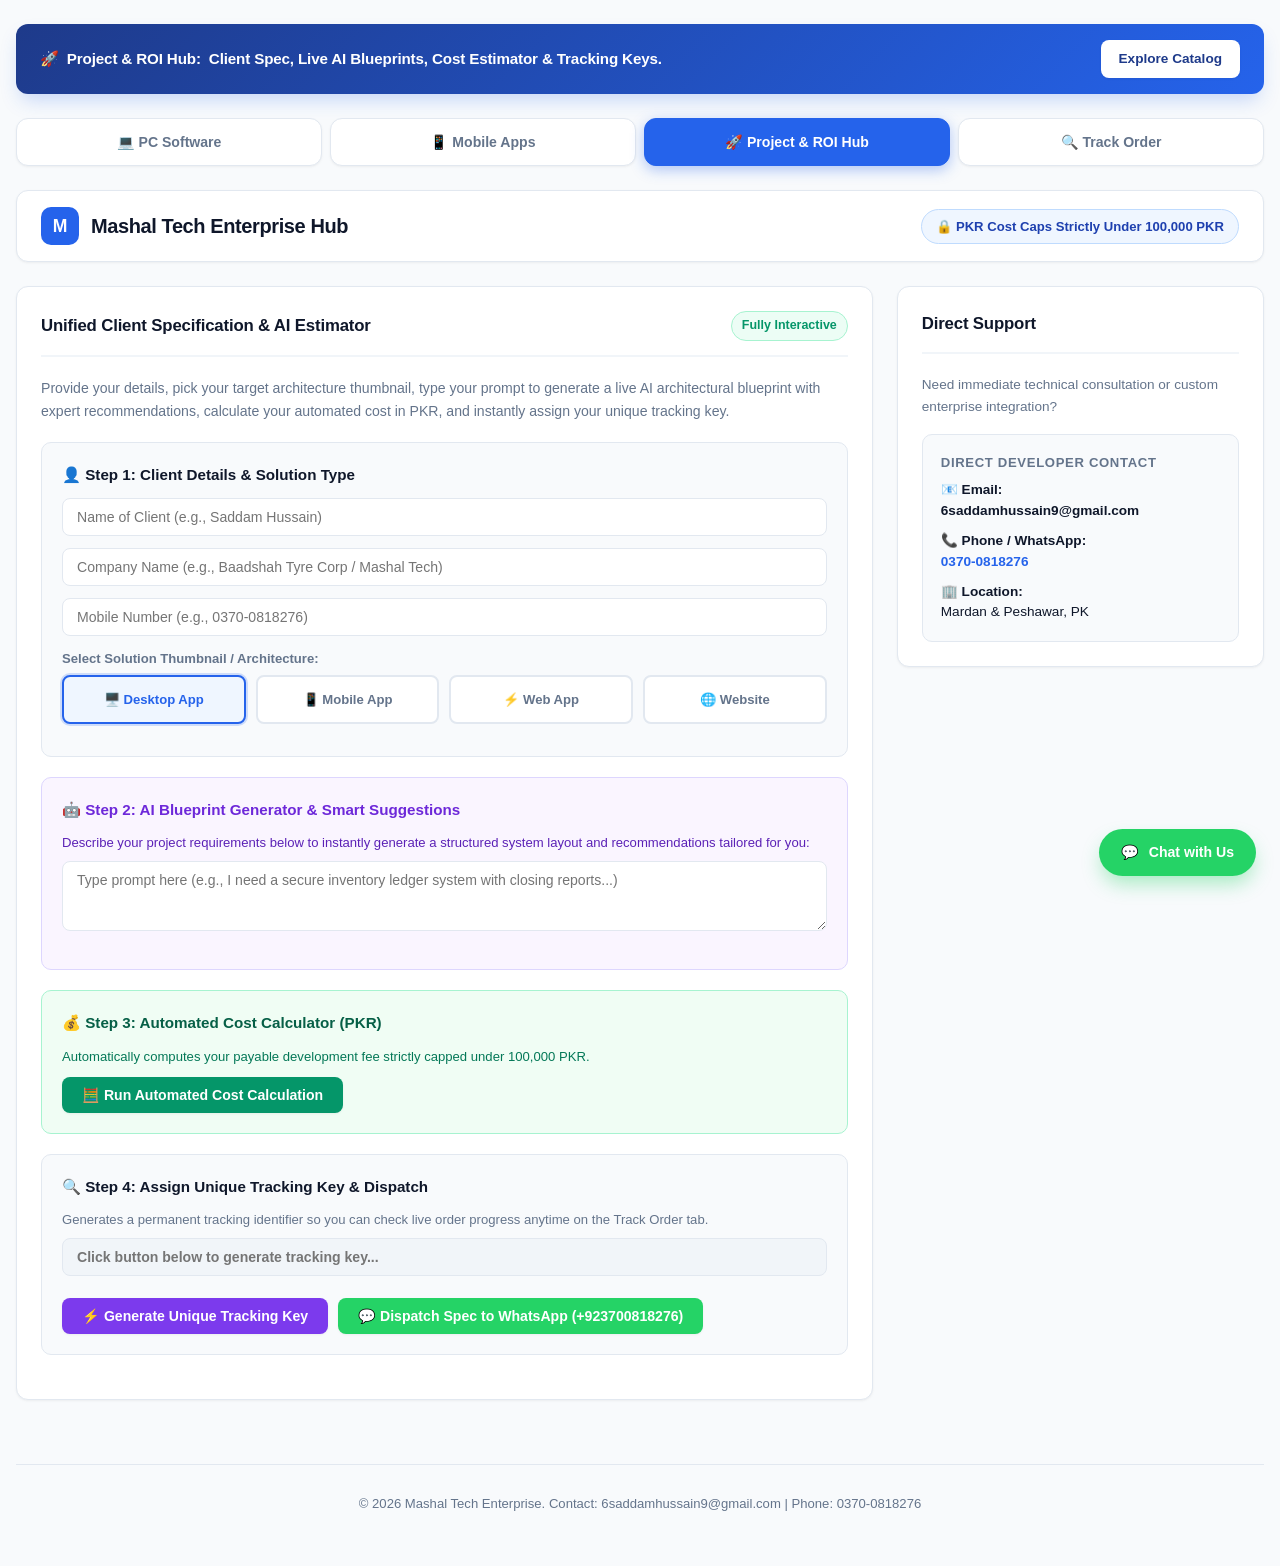
<file: contact.html>
<!DOCTYPE html>
<html lang="en">
<head>
    <meta charset="UTF-8">
    <meta name="viewport" content="width=device-width, initial-scale=1.0">
    <title>Mashal Tech — Unified Project Wizard, AI Blueprint & ROI Hub</title>
    <style>
        :root {
            --bg: #f8fafc;
            --surface: #ffffff;
            --border: #e2e8f0;
            --text-main: #0f172a;
            --text-muted: #64748b;
            --primary: #2563eb;
            --primary-hover: #1d4ed8;
            --ai-accent: #7c3aed;
            --roi-accent: #059669;
            --radius: 12px;
            --shadow-sm: 0 1px 3px rgba(0,0,0,0.04), 0 1px 2px rgba(0,0,0,0.02);
            --shadow-md: 0 4px 6px -1px rgba(0,0,0,0.05), 0 2px 4px -1px rgba(0,0,0,0.03);
            --shadow-lg: 0 10px 15px -3px rgba(0,0,0,0.05), 0 4px 6px -2px rgba(0,0,0,0.025);
        }

        * { box-sizing: border-box; margin: 0; padding: 0; font-family: -apple-system, BlinkMacSystemFont, "Segoe UI", Roboto, Helvetica, Arial, sans-serif; }
        body { background-color: var(--bg); color: var(--text-main); line-height: 1.6; padding: 24px 16px; font-size: 14px; antialiased: true; }
        
        .container { max-width: 1280px; margin: 0 auto; }

        /* Hero Banner */
        .hero-banner {
            background: linear-gradient(135deg, #1e3a8a 0%, #2563eb 100%);
            color: #ffffff; padding: 16px 24px; border-radius: var(--radius);
            display: flex; justify-content: space-between; align-items: center; margin-bottom: 24px;
            box-shadow: 0 10px 20px -5px rgba(37, 99, 235, 0.25); flex-wrap: wrap; gap: 12px;
        }
        .hero-banner-title { font-size: 0.95rem; font-weight: 600; display: flex; align-items: center; gap: 8px; letter-spacing: -0.01em; }
        .hero-btn { background: #ffffff; color: #1e3a8a; padding: 8px 18px; border-radius: 8px; font-weight: 700; text-decoration: none; font-size: 0.85rem; transition: all 0.2s ease; box-shadow: var(--shadow-sm); }
        .hero-btn:hover { background: #f8fafc; transform: translateY(-1px); }

        /* Unified 4-Tab Navigation Bar */
        .nav-tabs { display: flex; gap: 8px; margin-bottom: 24px; flex-wrap: wrap; }
        .nav-tab {
            flex: 1; min-width: 140px; padding: 12px 16px; background: var(--surface); border: 1px solid var(--border);
            border-radius: var(--radius); font-size: 0.88rem; font-weight: 700; color: var(--text-muted);
            text-decoration: none; text-align: center; transition: all 0.2s ease; box-shadow: var(--shadow-sm);
        }
        .nav-tab:hover { color: var(--text-main); border-color: #cbd5e1; background: #ffffff; }
        .nav-tab.active { background: var(--primary); color: #ffffff; border-color: var(--primary); box-shadow: 0 4px 14px rgba(37, 99, 235, 0.35); }

        /* Site Header */
        .site-header {
            background: var(--surface); border: 1px solid var(--border); border-radius: var(--radius);
            padding: 16px 24px; display: flex; justify-content: space-between; align-items: center; margin-bottom: 24px;
            box-shadow: var(--shadow-sm); flex-wrap: wrap; gap: 16px;
        }
        .brand { font-size: 1.25rem; font-weight: 800; color: var(--text-main); text-decoration: none; display: flex; align-items: center; gap: 12px; letter-spacing: -0.02em; }
        .brand-badge { background: var(--primary); color: white; width: 38px; height: 38px; display: flex; align-items: center; justify-content: center; border-radius: 10px; font-weight: 800; font-size: 1.1rem; }

        /* Layout Grid */
        .layout-grid { display: grid; grid-template-columns: 2.8fr 1.2fr; gap: 24px; }
        @media (max-width: 900px) { .layout-grid { grid-template-columns: 1fr; } }

        /* Card Sections */
        .card { background: var(--surface); border: 1px solid var(--border); border-radius: var(--radius); padding: 24px; margin-bottom: 24px; box-shadow: var(--shadow-sm); }
        .card-header { border-bottom: 2px solid #f1f5f9; padding-bottom: 14px; margin-bottom: 20px; display: flex; justify-content: space-between; align-items: center; flex-wrap: wrap; gap: 8px; }
        .card-header h2 { font-size: 1.05rem; font-weight: 700; color: var(--text-main); letter-spacing: -0.01em; }

        /* Wizard Step Elements */
        .wizard-step { background: #f8fafc; border: 1px solid var(--border); border-radius: 10px; padding: 20px; margin-bottom: 20px; }
        .wizard-step h3 { font-size: 0.95rem; font-weight: 700; margin-bottom: 10px; color: var(--text-main); display: flex; align-items: center; gap: 6px; }
        .form-control { width: 100%; padding: 10px 14px; border: 1px solid var(--border); border-radius: 8px; font-size: 0.88rem; outline: none; background: #ffffff; color: var(--text-main); margin-bottom: 12px; transition: all 0.2s; }
        .form-control:focus { border-color: var(--primary); box-shadow: 0 0 0 3px rgba(37, 99, 235, 0.15); }

        /* Thumbnails Selector */
        .thumbnail-grid { display: grid; grid-template-columns: repeat(auto-fit, minmax(110px, 1fr)); gap: 10px; margin-bottom: 12px; }
        .thumb-option { background: #ffffff; border: 2px solid var(--border); border-radius: 8px; padding: 12px 8px; text-align: center; cursor: pointer; transition: all 0.2s; font-size: 0.82rem; font-weight: 600; color: var(--text-muted); }
        .thumb-option:hover { border-color: #94a3b8; color: var(--text-main); }
        .thumb-option.selected { border-color: var(--primary); background: #eff6ff; color: var(--primary); box-shadow: 0 0 0 2px rgba(37, 99, 235, 0.2); }

        /* AI Blueprint Preview Box */
        .ai-preview-box { background: #f5f3ff; border: 1px solid #ddd6fe; border-radius: 8px; padding: 14px; font-size: 0.85rem; color: #4c1d95; margin-top: 8px; display: none; }
        .ai-suggestion-box { background: #fef3c7; border: 1px solid #fde68a; border-radius: 8px; padding: 12px; font-size: 0.82rem; color: #78350f; margin-top: 10px; display: none; }

        /* Calculator Results Box */
        .calculator-box { background: #ecfdf5; border: 1px solid #a7f3d0; border-radius: 8px; padding: 16px; margin-top: 10px; font-size: 0.88rem; color: #065f46; display: none; }

        .btn-action { background: var(--primary); color: white; padding: 10px 20px; border-radius: 8px; font-weight: 700; text-decoration: none; font-size: 0.88rem; border: none; cursor: pointer; transition: all 0.2s; box-shadow: var(--shadow-sm); display: inline-block; }
        .btn-action:hover { background: var(--primary-hover); transform: translateY(-1px); }

        /* Sidebar Contact Box */
        .contact-box { background: #f8fafc; border: 1px solid var(--border); border-radius: 10px; padding: 18px; margin-top: 16px; font-size: 0.85rem; }
        .contact-box p { margin-bottom: 10px; line-height: 1.5; color: var(--text-main); }
        .contact-box p:last-child { margin-bottom: 0; }

        /* Footer */
        footer { text-align: center; padding: 28px 0; font-size: 0.82rem; color: var(--text-muted); border-top: 1px solid var(--border); margin-top: 40px; }

        /* Floating WhatsApp */
        .floating-whatsapp { position: fixed; bottom: 24px; right: 24px; background: #25d366; color: white; border-radius: 50px; padding: 12px 22px; display: flex; align-items: center; gap: 10px; box-shadow: 0 10px 20px -3px rgba(37, 211, 102, 0.4); text-decoration: none; font-weight: 700; font-size: 0.88rem; z-index: 99; transition: transform 0.2s ease; }
        .floating-whatsapp:hover { transform: translateY(-3px); }
    </style>
</head>
<body>

    <div class="container">
        
        <!-- Hero Announcement Strip -->
        <div class="hero-banner">
            <div class="hero-banner-title">🚀 <strong>Project & ROI Hub:</strong> Client Spec, Live AI Blueprints, Cost Estimator & Tracking Keys.</div>
            <a href="index.html" class="hero-btn">Explore Catalog</a>
        </div>

        <!-- Clean 4-Tab Navigation Bar -->
        <div class="nav-tabs">
            <a href="index.html" class="nav-tab">💻 PC Software</a>
            <a href="mobile.html" class="nav-tab">📱 Mobile Apps</a>
            <a href="contact.html" class="nav-tab active">🚀 Project & ROI Hub</a>
            <a href="track.html" class="nav-tab">🔍 Track Order</a>
        </div>

        <!-- Site Header -->
        <div class="site-header">
            <a href="contact.html" class="brand">
                <div class="brand-badge">M</div> Mashal Tech Enterprise Hub
            </a>
            <div style="font-size: 0.82rem; font-weight: 600; color: #1e40af; background: #eff6ff; padding: 6px 14px; border-radius: 20px; border: 1px solid #bfdbfe;">
                🔒 PKR Cost Caps Strictly Under 100,000 PKR
            </div>
        </div>

        <!-- Layout Grid -->
        <div class="layout-grid">
            
            <div>
                <!-- Unified Project Wizard Hub -->
                <div class="card">
                    <div class="card-header">
                        <h2>Unified Client Specification & AI Estimator</h2>
                        <span style="font-size: 0.78rem; font-weight: 600; color: var(--roi-accent); background: #ecfdf5; padding: 4px 10px; border-radius: 20px; border: 1px solid #a7f3d0;">Fully Interactive</span>
                    </div>

                    <p style="font-size: 0.88rem; color: var(--text-muted); margin-bottom: 20px; line-height: 1.6;">
                        Provide your details, pick your target architecture thumbnail, type your prompt to generate a live AI architectural blueprint with expert recommendations, calculate your automated cost in PKR, and instantly assign your unique tracking key.
                    </p>

                    <!-- Step 1: Client Details & Thumbnails -->
                    <div class="wizard-step">
                        <h3>👤 Step 1: Client Details & Solution Type</h3>
                        <input type="text" id="clientName" class="form-control" placeholder="Name of Client (e.g., Saddam Hussain)">
                        <input type="text" id="companyName" class="form-control" placeholder="Company Name (e.g., Baadshah Tyre Corp / Mashal Tech)">
                        <input type="text" id="mobileNumber" class="form-control" placeholder="Mobile Number (e.g., 0370-0818276)">
                        
                        <label style="font-size: 0.82rem; font-weight: 700; color: var(--text-muted); display: block; margin-bottom: 6px;">Select Solution Thumbnail / Architecture:</label>
                        <div class="thumbnail-grid">
                            <div class="thumb-option selected" onclick="selectThumb(this, 'Desktop App')">🖥️ Desktop App</div>
                            <div class="thumb-option" onclick="selectThumb(this, 'Mobile App')">📱 Mobile App</div>
                            <div class="thumb-option" onclick="selectThumb(this, 'Web App')">⚡ Web App</div>
                            <div class="thumb-option" onclick="selectThumb(this, 'Website')">🌐 Website</div>
                        </div>
                    </div>

                    <!-- Step 2: AI Blueprint & Smart Suggestions -->
                    <div class="wizard-step" style="border-color: #ddd6fe; background: #faf5ff;">
                        <h3 style="color: #6d28d9;">🤖 Step 2: AI Blueprint Generator & Smart Suggestions</h3>
                        <p style="font-size: 0.82rem; color: #5b21b6; margin-bottom: 8px;">Describe your project requirements below to instantly generate a structured system layout and recommendations tailored for you:</p>
                        <textarea id="userPrompt" class="form-control" rows="3" placeholder="Type prompt here (e.g., I need a secure inventory ledger system with closing reports...)" oninput="generateAIBlueprint()"></textarea>
                        
                        <div id="aiPreviewBox" class="ai-preview-box">
                            <strong>📐 Live AI Architecture Blueprint:</strong><br>
                            <span id="blueprintText">Awaiting prompt input...</span>
                        </div>

                        <div id="aiSuggestionBox" class="ai-suggestion-box">
                            <strong>💡 Expert Recommendation for Your Case:</strong><br>
                            <span id="suggestionText">Enter your workflow scope to receive optimized architecture advice.</span>
                        </div>
                    </div>

                    <!-- Step 3: Automated Cost Calculator -->
                    <div class="wizard-step" style="border-color: #a7f3d0; background: #f0fdf4;">
                        <h3 style="color: #065f46;">💰 Step 3: Automated Cost Calculator (PKR)</h3>
                        <p style="font-size: 0.82rem; color: #047857; margin-bottom: 10px;">Automatically computes your payable development fee strictly capped under 100,000 PKR.</p>
                        
                        <button type="button" class="btn-action" onclick="calculateCost()" style="background: var(--roi-accent);">🧮 Run Automated Cost Calculation</button>
                        
                        <div id="calculatorResultBox" class="calculator-box">
                            <strong>📊 Cost Evaluation Report:</strong><br>
                            <span id="calcOutputText">Click the button above to evaluate your investment.</span>
                        </div>
                    </div>

                    <!-- Step 4: Unique Tracking Key & Dispatch -->
                    <div class="wizard-step">
                        <h3>🔍 Step 4: Assign Unique Tracking Key & Dispatch</h3>
                        <p style="font-size: 0.82rem; color: var(--text-muted); margin-bottom: 8px;">Generates a permanent tracking identifier so you can check live order progress anytime on the Track Order tab.</p>
                        <input type="text" id="generatedKey" class="form-control" readonly placeholder="Click button below to generate tracking key..." style="background: #f1f5f9; font-weight: 700; color: #1e293b;">
                        
                        <div style="display: flex; gap: 10px; flex-wrap: wrap; margin-top: 10px;">
                            <button type="button" class="btn-action" onclick="generateTrackingKey()" style="background: var(--ai-accent);">⚡ Generate Unique Tracking Key</button>
                            <button type="button" class="btn-action" onclick="dispatchWhatsApp()" style="background: #25d366;">💬 Dispatch Spec to WhatsApp (+923700818276)</button>
                        </div>
                    </div>

                </div>
            </div>

            <div>
                <!-- Direct Support Sidebar -->
                <div class="card">
                    <div class="card-header">
                        <h2>Direct Support</h2>
                    </div>
                    <p style="font-size: 0.85rem; color: var(--text-muted); line-height: 1.6;">Need immediate technical consultation or custom enterprise integration?</p>
                    
                    <div class="contact-box">
                        <p style="font-size: 0.82rem; font-weight: 700; color: var(--text-muted); text-transform: uppercase; letter-spacing: 0.05em; margin-bottom: 8px;">Direct Developer Contact</p>
                        <p>📧 <strong>Email:</strong><br><a href="mailto:6saddamhussain9@gmail.com" style="color: var(--text-main); text-decoration: none; font-weight: 600;">6saddamhussain9@gmail.com</a></p>
                        <p>📞 <strong>Phone / WhatsApp:</strong><br><a href="https://api.whatsapp.com/send?phone=923700818276" target="_blank" style="color: var(--primary); text-decoration: none; font-weight: 700;">0370-0818276</a></p>
                        <p>🏢 <strong>Location:</strong><br>Mardan & Peshawar, PK</p>
                    </div>
                </div>
            </div>

        </div>

        <footer>
            <p>&copy; 2026 Mashal Tech Enterprise. Contact: 6saddamhussain9@gmail.com | Phone: 0370-0818276</p>
        </footer>
    </div>

    <a href="https://api.whatsapp.com/send?phone=923700818276&text=Hi!%20I%20am%20submitting%20a%20project%20spec%20via%20Mashal%20Tech%20Hub." target="_blank" class="floating-whatsapp">
        <span>💬</span> <span>Chat with Us</span>
    </a>

    <script>
        let selectedThumbnail = 'Desktop App';

        function selectThumb(element, thumbName) {
            selectedThumbnail = thumbName;
            document.querySelectorAll('.thumb-option').forEach(el => el.classList.remove('selected'));
            element.classList.add('selected');
        }

        function generateAIBlueprint() {
            const promptVal = document.getElementById('userPrompt').value.trim();
            const previewBox = document.getElementById('aiPreviewBox');
            const blueprintText = document.getElementById('blueprintText');
            const suggestionBox = document.getElementById('aiSuggestionBox');
            const suggestionText = document.getElementById('suggestionText');

            if (promptVal.length > 3) {
                previewBox.style.display = 'block';
                suggestionBox.style.display = 'block';
                
                blueprintText.innerText = `[${selectedThumbnail.toUpperCase()} ARCHITECTURE]: Modular component layout initialized. Core pipeline: Secure Frontend UI -> Local/Cloud Database Sync -> Automated Report Export.`;
                
                if (selectedThumbnail === 'Desktop App') {
                    suggestionText.innerText = `For your desktop enterprise workflow, implementing C# .NET Windows Forms with an offline SQLite ledger layer guarantees zero latency, robust security, and reliable multi-sticker printing.`;
                } else if (selectedThumbnail === 'Mobile App') {
                    suggestionText.innerText = `For optimal mobile performance, building a cross-platform or Unity 2D framework ensures smooth frame rates, lightweight package size, and rapid offline deployment.`;
                } else {
                    suggestionText.innerText = `For your web application/website, a React frontend paired with an Express and PostgreSQL backend hosted on Vercel delivers lightning-fast global load speeds and secure database records.`;
                }
            } else {
                previewBox.style.display = 'none';
                suggestionBox.style.display = 'none';
            }
        }

        function calculateCost() {
            const resultBox = document.getElementById('calculatorResultBox');
            const outputText = document.getElementById('calcOutputText');
            resultBox.style.display = 'block';

            let baseCost = 45000;
            if (selectedThumbnail === 'Mobile App') baseCost = 65000;
            if (selectedThumbnail === 'Web App') baseCost = 55000;
            if (selectedThumbnail === 'Website') baseCost = 35000;

            const finalCap = Math.min(baseCost, 100000);
            outputText.innerHTML = `Selected Solution: <strong>${selectedThumbnail}</strong><br>Base Evaluation Cost: <strong>PKR ${finalCap.toLocaleString()}</strong><br><em>Status: Strictly verified under the 100,000 PKR local budgetary cap with full seasonal operational savings applied.</em>`;
        }

        function generateTrackingKey() {
            const client = document.getElementById('clientName').value.trim() || 'MT-CLIENT';
            const randomNum = Math.floor(100000 + Math.random() * 900000);
            const trackingKey = `MT-TRK-2026-${randomNum}`;
            document.getElementById('generatedKey').value = trackingKey;
            alert(`Success! Tracking Key Assigned: ${trackingKey}\nClient: ${client}\nSolution: ${selectedThumbnail}`);
        }

        function dispatchWhatsApp() {
            const client = document.getElementById('clientName').value.trim() || 'Valued Client';
            const company = document.getElementById('companyName').value.trim() || 'Mashal Tech Partner';
            const mobile = document.getElementById('mobileNumber').value.trim() || '0370-0818276';
            const trackingKey = document.getElementById('generatedKey').value || 'Pending Generation';
            const promptText = document.getElementById('userPrompt').value.trim() || 'Standard Enterprise Build';

            const message = `Hi Mashal Tech! New Project Spec:\n- Client: ${client}\n- Company: ${company}\n- Mobile: ${mobile}\n- Architecture: ${selectedThumbnail}\n- Tracking Key: ${trackingKey}\n- Scope Prompt: ${promptText}`;
            window.open(`https://api.whatsapp.com/send?phone=923700818276&text=${encodeURIComponent(message)}`, '_blank');
        }
    </script>
</body>
</html>
</file>
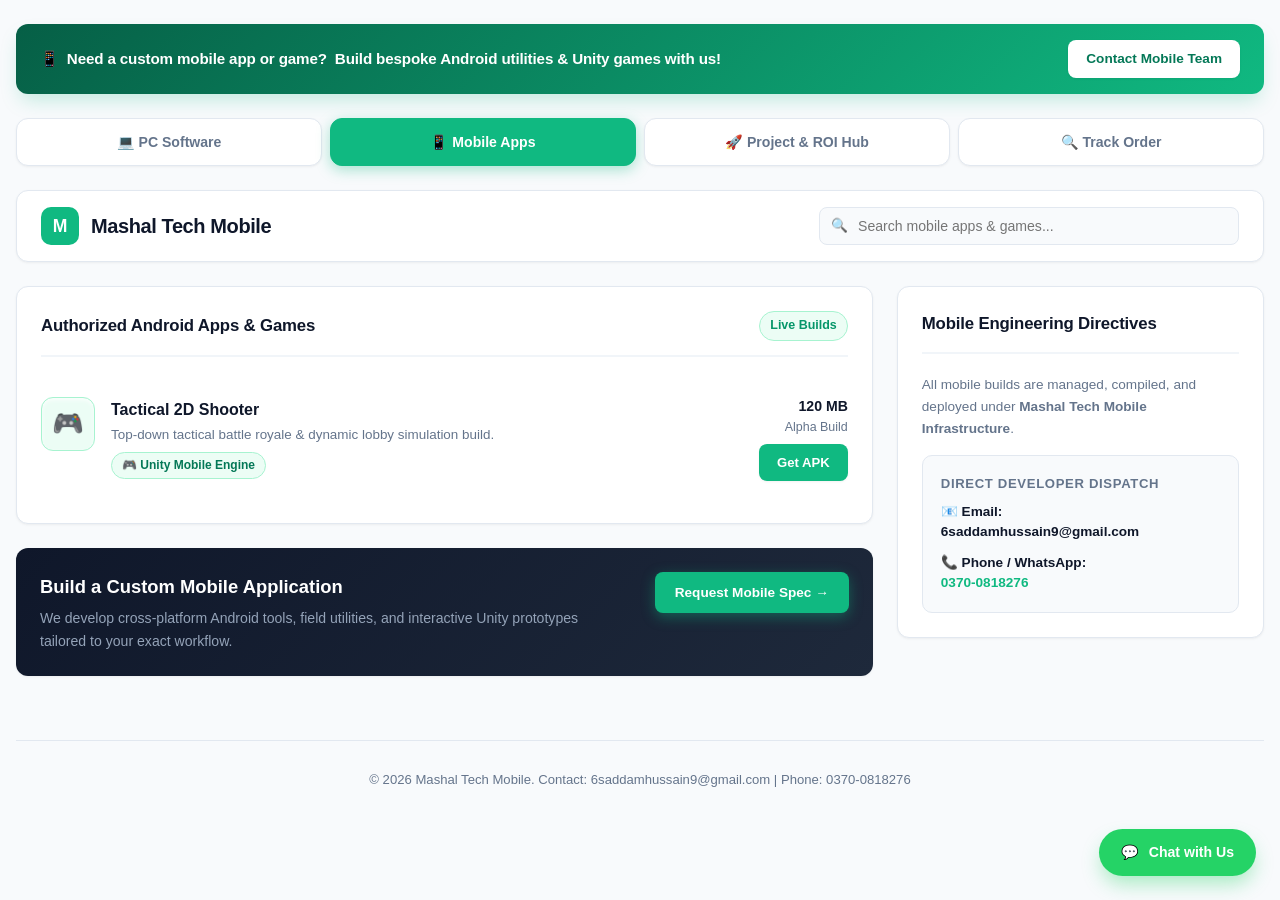
<file: mobile.html>
<!DOCTYPE html>
<html lang="en">
<head>
    <meta charset="UTF-8">
    <meta name="viewport" content="width=device-width, initial-scale=1.0">
    <title>Mashal Tech — Mobile Apps & Games Store</title>
    <style>
        :root {
            --bg: #f8fafc;
            --surface: #ffffff;
            --border: #e2e8f0;
            --text-main: #0f172a;
            --text-muted: #64748b;
            --primary: #10b981;
            --primary-hover: #059669;
            --accent-blue: #2563eb;
            --radius: 12px;
            --shadow-sm: 0 1px 3px rgba(0,0,0,0.04), 0 1px 2px rgba(0,0,0,0.02);
            --shadow-md: 0 4px 6px -1px rgba(0,0,0,0.05), 0 2px 4px -1px rgba(0,0,0,0.03);
            --shadow-lg: 0 10px 15px -3px rgba(0,0,0,0.05), 0 4px 6px -2px rgba(0,0,0,0.025);
        }

        * { box-sizing: border-box; margin: 0; padding: 0; font-family: -apple-system, BlinkMacSystemFont, "Segoe UI", Roboto, Helvetica, Arial, sans-serif; }
        body { background-color: var(--bg); color: var(--text-main); line-height: 1.6; padding: 24px 16px; font-size: 14px; antialiased: true; }
        
        .container { max-width: 1280px; margin: 0 auto; }

        /* Announcement Banner */
        .hero-banner {
            background: linear-gradient(135deg, #065f46 0%, #10b981 100%);
            color: #ffffff; padding: 16px 24px; border-radius: var(--radius);
            display: flex; justify-content: space-between; align-items: center; margin-bottom: 24px;
            box-shadow: 0 10px 20px -5px rgba(16, 185, 129, 0.25); flex-wrap: wrap; gap: 12px;
        }
        .hero-banner-title { font-size: 0.95rem; font-weight: 600; display: flex; align-items: center; gap: 8px; letter-spacing: -0.01em; }
        .hero-btn { background: #ffffff; color: #047857; padding: 8px 18px; border-radius: 8px; font-weight: 700; text-decoration: none; font-size: 0.85rem; transition: all 0.2s ease; box-shadow: var(--shadow-sm); }
        .hero-btn:hover { background: #f8fafc; transform: translateY(-1px); }

        /* Unified 4-Tab Navigation */
        .nav-tabs { display: flex; gap: 8px; margin-bottom: 24px; flex-wrap: wrap; }
        .nav-tab {
            flex: 1; min-width: 140px; padding: 12px 16px; background: var(--surface); border: 1px solid var(--border);
            border-radius: var(--radius); font-size: 0.88rem; font-weight: 700; color: var(--text-muted);
            text-decoration: none; text-align: center; transition: all 0.2s ease; box-shadow: var(--shadow-sm);
        }
        .nav-tab:hover { color: var(--text-main); border-color: #cbd5e1; background: #ffffff; }
        .nav-tab.active { background: var(--primary); color: #ffffff; border-color: var(--primary); box-shadow: 0 4px 14px rgba(16, 185, 129, 0.35); }

        /* Header Navigation */
        .site-header {
            background: var(--surface); border: 1px solid var(--border); border-radius: var(--radius);
            padding: 16px 24px; display: flex; justify-content: space-between; align-items: center; margin-bottom: 24px;
            box-shadow: var(--shadow-sm); flex-wrap: wrap; gap: 16px;
        }
        .brand { font-size: 1.25rem; font-weight: 800; color: var(--text-main); text-decoration: none; display: flex; align-items: center; gap: 12px; letter-spacing: -0.02em; }
        .brand-badge { background: var(--primary); color: white; width: 38px; height: 38px; display: flex; align-items: center; justify-content: center; border-radius: 10px; font-weight: 800; font-size: 1.1rem; }

        .search-box { flex: 1; max-width: 420px; position: relative; }
        .search-box input { width: 100%; padding: 10px 16px 10px 38px; border: 1px solid var(--border); border-radius: 8px; font-size: 0.88rem; outline: none; background: #f8fafc; transition: all 0.2s; }
        .search-box input:focus { background: #fff; border-color: var(--primary); box-shadow: 0 0 0 3px rgba(16, 185, 129, 0.15); }
        .search-icon { position: absolute; left: 12px; top: 50%; transform: translateY(-50%); color: var(--text-muted); font-size: 0.85rem; }

        /* Layout Grid */
        .layout-grid { display: grid; grid-template-columns: 2.8fr 1.2fr; gap: 24px; }
        @media (max-width: 900px) { .layout-grid { grid-template-columns: 1fr; } }

        /* Card Sections */
        .card { background: var(--surface); border: 1px solid var(--border); border-radius: var(--radius); padding: 24px; margin-bottom: 24px; box-shadow: var(--shadow-sm); }
        .card-header { border-bottom: 2px solid #f1f5f9; padding-bottom: 14px; margin-bottom: 20px; display: flex; justify-content: space-between; align-items: center; }
        .card-header h2 { font-size: 1.05rem; font-weight: 700; color: var(--text-main); letter-spacing: -0.01em; }

        /* App Items */
        .app-item { display: flex; align-items: center; justify-content: space-between; padding: 18px 0; border-bottom: 1px solid #f1f5f9; gap: 16px; }
        .app-item:last-child { border-bottom: none; }
        .app-icon { width: 54px; height: 54px; background: #ecfdf5; border: 1px solid #a7f3d0; border-radius: 12px; display: flex; align-items: center; justify-content: center; font-size: 1.6rem; flex-shrink: 0; box-shadow: inset 0 2px 4px rgba(255,255,255,0.8); }
        .app-info h3 { font-size: 1rem; font-weight: 700; color: var(--text-main); }
        .app-info p { font-size: 0.84rem; color: var(--text-muted); margin-top: 2px; }
        
        .tag-pill { display: inline-flex; align-items: center; gap: 4px; background: #ecfdf5; color: #047857; padding: 3px 10px; border-radius: 20px; font-size: 0.75rem; font-weight: 700; margin-top: 6px; border: 1px solid #a7f3d0; }

        .download-btn { background: var(--primary); color: white; padding: 8px 18px; border-radius: 8px; font-weight: 700; text-decoration: none; font-size: 0.82rem; transition: all 0.2s ease; display: inline-block; box-shadow: var(--shadow-sm); }
        .download-btn:hover { background: var(--primary-hover); transform: translateY(-1px); }

        /* Sidebar Contact Box */
        .contact-box { background: #f8fafc; border: 1px solid var(--border); border-radius: 10px; padding: 18px; margin-top: 16px; font-size: 0.85rem; }
        .contact-box p { margin-bottom: 10px; line-height: 1.5; color: var(--text-main); }
        .contact-box p:last-child { margin-bottom: 0; }

        /* Footer */
        footer { text-align: center; padding: 28px 0; font-size: 0.82rem; color: var(--text-muted); border-top: 1px solid var(--border); margin-top: 40px; }

        /* Floating Action */
        .floating-whatsapp { position: fixed; bottom: 24px; right: 24px; background: #25d366; color: white; border-radius: 50px; padding: 12px 22px; display: flex; align-items: center; gap: 10px; box-shadow: 0 10px 20px -3px rgba(37, 211, 102, 0.4); text-decoration: none; font-weight: 700; font-size: 0.88rem; z-index: 99; transition: transform 0.2s ease; }
        .floating-whatsapp:hover { transform: translateY(-3px); }
    </style>
</head>
<body>

    <div class="container">
        
        <!-- Hero Announcement Strip -->
        <div class="hero-banner">
            <div class="hero-banner-title">📱 <strong>Need a custom mobile app or game?</strong> Build bespoke Android utilities & Unity games with us!</div>
            <a href="contact.html" class="hero-btn">Contact Mobile Team</a>
        </div>

        <!-- Clean 4-Tab Navigation Bar -->
        <div class="nav-tabs">
            <a href="index.html" class="nav-tab">💻 PC Software</a>
            <a href="mobile.html" class="nav-tab active">📱 Mobile Apps</a>
            <a href="contact.html" class="nav-tab">🚀 Project & ROI Hub</a>
            <a href="track.html" class="nav-tab">🔍 Track Order</a>
        </div>

        <!-- Site Header -->
        <div class="site-header">
            <a href="mobile.html" class="brand">
                <div class="brand-badge">M</div> Mashal Tech Mobile
            </a>
            <div class="search-box">
                <span class="search-icon">🔍</span>
                <input type="text" id="searchInput" placeholder="Search mobile apps & games...">
            </div>
        </div>

        <!-- Layout Grid -->
        <div class="layout-grid">
            
            <div>
                <!-- Mobile Builds List -->
                <div class="card">
                    <div class="card-header">
                        <h2>Authorized Android Apps & Games</h2>
                        <span style="font-size: 0.78rem; font-weight: 600; color: #059669; background: #ecfdf5; padding: 4px 10px; border-radius: 20px; border: 1px solid #a7f3d0;">Live Builds</span>
                    </div>

                    <div class="app-item">
                        <div style="display: flex; gap: 16px; align-items: flex-start;">
                            <div class="app-icon">🎮</div>
                            <div class="app-info">
                                <h3>Tactical 2D Shooter</h3>
                                <p>Top-down tactical battle royale & dynamic lobby simulation build.</p>
                                <div><span class="tag-pill">🎮 Unity Mobile Engine</span></div>
                            </div>
                        </div>
                        <div style="text-align: right; min-width: 120px;">
                            <span style="font-weight: 700; font-size: 0.88rem; display: block; color: var(--text-main);">120 MB</span>
                            <span style="font-size: 0.78rem; color: var(--text-muted); display: block; margin-bottom: 6px;">Alpha Build</span>
                            <a href="#" onclick="alert('APK Download package coming soon!')" class="download-btn">Get APK</a>
                        </div>
                    </div>
                </div>

                <!-- Custom Mobile Engineering CTA Card -->
                <div class="card" style="background: linear-gradient(135deg, #0f172a 0%, #1e293b 100%); color: white; border: none;">
                    <div style="display: flex; justify-content: space-between; align-items: flex-start; flex-wrap: wrap; gap: 16px;">
                        <div>
                            <h2 style="font-size: 1.15rem; margin-bottom: 6px; color: white;">Build a Custom Mobile Application</h2>
                            <p style="font-size: 0.88rem; color: #94a3b8; max-width: 550px;">We develop cross-platform Android tools, field utilities, and interactive Unity prototypes tailored to your exact workflow.</p>
                        </div>
                        <a href="contact.html" style="background: var(--primary); color: white; padding: 10px 20px; border-radius: 8px; font-weight: 700; text-decoration: none; font-size: 0.85rem; box-shadow: 0 4px 14px rgba(16, 185, 129, 0.4);">Request Mobile Spec &rarr;</a>
                    </div>
                </div>
            </div>

            <div>
                <!-- Mobile Engineering Sidebar Widget -->
                <div class="card">
                    <div class="card-header">
                        <h2>Mobile Engineering Directives</h2>
                    </div>
                    <p style="font-size: 0.85rem; color: var(--text-muted); line-height: 1.6;">All mobile builds are managed, compiled, and deployed under <strong>Mashal Tech Mobile Infrastructure</strong>.</p>
                    
                    <div class="contact-box">
                        <p style="font-size: 0.82rem; font-weight: 700; color: var(--text-muted); text-transform: uppercase; letter-spacing: 0.05em; margin-bottom: 8px;">Direct Developer Dispatch</p>
                        <p>📧 <strong>Email:</strong><br><a href="mailto:6saddamhussain9@gmail.com" style="color: var(--text-main); text-decoration: none; font-weight: 600;">6saddamhussain9@gmail.com</a></p>
                        <p>📞 <strong>Phone / WhatsApp:</strong><br><a href="https://api.whatsapp.com/send?phone=923700818276" target="_blank" style="color: var(--primary); text-decoration: none; font-weight: 700;">0370-0818276</a></p>
                    </div>
                </div>
            </div>

        </div>

        <footer>
            <p>&copy; 2026 Mashal Tech Mobile. Contact: 6saddamhussain9@gmail.com | Phone: 0370-0818276</p>
        </footer>
    </div>

    <a href="https://api.whatsapp.com/send?phone=923700818276&text=Hi!%20I%20have%20an%20inquiry%20about%20a%20mobile%20app." target="_blank" class="floating-whatsapp">
        <span>💬</span> <span>Chat with Us</span>
    </a>

    <script>
        const searchInput = document.getElementById('searchInput');
        const items = document.querySelectorAll('.app-item');
        searchInput.addEventListener('keyup', function(e) {
            const query = e.target.value.toLowerCase().trim();
            items.forEach(item => {
                item.style.display = item.innerText.toLowerCase().includes(query) ? 'flex' : 'none';
            });
        });
    </script>
</body>
</html>
</file>
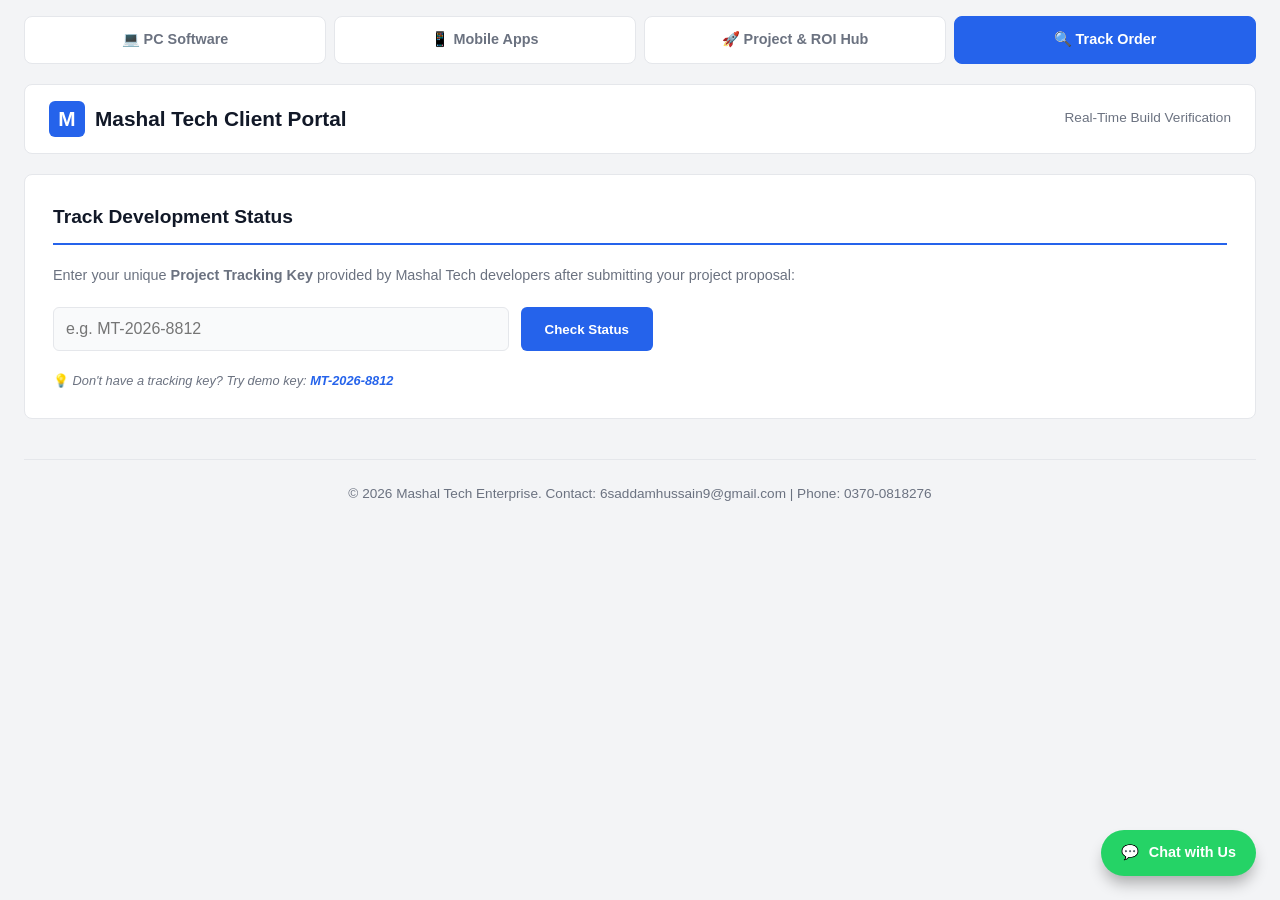
<file: track.html>
<!DOCTYPE html>
<html lang="en">
<head>
    <meta charset="UTF-8">
    <meta name="viewport" content="width=device-width, initial-scale=1.0">
    <title>Mashal Tech — Client Project Tracker</title>
    <link rel="stylesheet" href="style.css">
    <style>
        :root {
            --bg: #f3f4f6;
            --surface: #ffffff;
            --border: #e5e7eb;
            --text-main: #111827;
            --text-muted: #6b7280;
            --accent: #2563eb;
            --accent-hover: #1d4ed8;
            --whatsapp-green: #25d366;
            --stage-done: #10b981;
        }

        * { box-sizing: border-box; margin: 0; padding: 0; font-family: -apple-system, BlinkMacSystemFont, "Segoe UI", Roboto, Helvetica, Arial, sans-serif; }
        body { background-color: var(--bg); color: var(--text-main); line-height: 1.5; padding: 16px 24px; }
        
        .container { width: 100%; max-width: 1550px; margin: 0 auto; }

        /* Clean 4-Tab Navigation */
        .platform-tabs { display: flex; gap: 8px; margin-bottom: 20px; flex-wrap: wrap; }
        .platform-btn {
            flex: 1; min-width: 150px; padding: 12px 14px; background: var(--surface); border: 1px solid var(--border);
            border-radius: 8px; font-size: 0.9rem; font-weight: 700; color: var(--text-muted);
            text-decoration: none; text-align: center; display: flex; align-items: center; justify-content: center; gap: 6px;
            transition: all 0.2s ease;
        }
        .platform-btn.active { background: var(--accent); color: #ffffff; border-color: var(--accent); }

        .top-nav {
            background: var(--surface); border: 1px solid var(--border); border-radius: 8px;
            padding: 16px 24px; display: flex; justify-content: space-between; align-items: center; margin-bottom: 20px;
        }
        .brand { font-size: 1.3rem; font-weight: 700; color: var(--text-main); text-decoration: none; display: flex; align-items: center; gap: 10px; }
        .brand-icon { background: var(--accent); color: white; width: 36px; height: 36px; display: flex; align-items: center; justify-content: center; border-radius: 6px; font-weight: bold; }

        .section-box { background: var(--surface); border: 1px solid var(--border); border-radius: 8px; padding: 28px; margin-bottom: 24px; }
        .section-header { border-bottom: 2px solid var(--accent); padding-bottom: 12px; margin-bottom: 20px; }
        .section-header h2 { font-size: 1.2rem; font-weight: 700; }

        .tracker-input-group { display: flex; gap: 12px; max-width: 600px; margin: 20px 0; }
        .tracker-input-group input {
            flex: 1; padding: 12px; border: 1px solid var(--border); border-radius: 6px; font-size: 1rem; outline: none; background: #f9fafb;
        }
        .tracker-input-group input:focus { background: #fff; border-color: var(--accent); }
        .btn-track { background: var(--accent); color: white; border: none; padding: 12px 24px; border-radius: 6px; font-weight: 700; cursor: pointer; }
        .btn-track:hover { background: var(--accent-hover); }

        .pipeline-wrapper { display: none; margin-top: 30px; }
        .pipeline-header { background: #eff6ff; border-left: 4px solid var(--accent); padding: 16px; border-radius: 4px; margin-bottom: 24px; }
        
        .pipeline-steps { display: grid; grid-template-columns: repeat(auto-fit, minmax(180px, 1fr)); gap: 14px; margin: 24px 0; }
        .step-card {
            background: #f8fafc; border: 1px solid var(--border); border-radius: 8px; padding: 16px; text-align: center; position: relative;
        }
        .step-card.completed { border-color: var(--stage-done); background: #f0fdf4; }
        .step-card.active { border-color: var(--accent); background: #eff6ff; box-shadow: 0 4px 6px -1px rgba(37, 99, 235, 0.2); }
        .step-card .badge {
            font-size: 0.75rem; font-weight: 700; padding: 2px 8px; border-radius: 12px; display: inline-block; margin-bottom: 8px;
        }
        .step-card.completed .badge { background: #d1fae5; color: #065f46; }
        .step-card.active .badge { background: #bfdbfe; color: #1e40af; }
        .step-card.pending .badge { background: #e5e7eb; color: #6b7280; }

        .step-card h4 { font-size: 0.9rem; font-weight: 700; margin-bottom: 4px; }
        .step-card p { font-size: 0.78rem; color: var(--text-muted); }

        .floating-whatsapp { position: fixed; bottom: 24px; right: 24px; background: #25d366; color: white; border-radius: 50px; padding: 12px 20px; display: flex; align-items: center; gap: 10px; box-shadow: 0 10px 15px -3px rgba(0,0,0,0.3); text-decoration: none; font-weight: 700; font-size: 0.9rem; z-index: 9999; transition: transform 0.2s ease; }
        .floating-whatsapp:hover { transform: translateY(-3px); }

        footer { text-align: center; padding: 24px; font-size: 0.85rem; color: var(--text-muted); border-top: 1px solid var(--border); margin-top: 40px; }
    </style>
</head>
<body>

    <div class="container">
        
        <!-- Clean 4-Tab Navigation (AI & ROI fully housed inside contact.html hub) -->
        <div class="platform-tabs">
            <a href="index.html" class="platform-btn">💻 PC Software</a>
            <a href="mobile.html" class="platform-btn">📱 Mobile Apps</a>
            <a href="contact.html" class="platform-btn">🚀 Project & ROI Hub</a>
            <a href="track.html" class="platform-btn active">🔍 Track Order</a>
        </div>

        <div class="top-nav">
            <a href="index.html" class="brand">
                <div class="brand-icon">M</div>
                Mashal Tech Client Portal
            </a>
            <div style="font-size: 0.85rem; color: var(--text-muted);">Real-Time Build Verification</div>
        </div>

        <div class="section-box">
            <div class="section-header">
                <h2>Track Development Status</h2>
            </div>
            <p style="font-size: 0.9rem; color: var(--text-muted);">
                Enter your unique <strong>Project Tracking Key</strong> provided by Mashal Tech developers after submitting your project proposal:
            </p>

            <div class="tracker-input-group">
                <input type="text" id="trackKeyInput" placeholder="e.g. MT-2026-8812">
                <button type="button" onclick="checkStatus()" class="btn-track">Check Status</button>
            </div>

            <div style="font-size: 0.8rem; color: var(--text-muted);">
                💡 <em>Don't have a tracking key? Try demo key: <strong style="color: var(--accent); cursor: pointer;" onclick="useDemoKey()">MT-2026-8812</strong></em>
            </div>

            <div class="pipeline-wrapper" id="pipelineResult">
                <div class="pipeline-header">
                    <h3 style="font-size: 1.05rem; margin-bottom: 4px;" id="projectTitle">Project: Custom Enterprise ERP</h3>
                    <p style="font-size: 0.85rem; color: #1e40af;">Tracking Key: <strong id="projectKeyTag">MT-2026-8812</strong> | Target Platform: <strong>Windows x64 (.NET 10.0)</strong></p>
                </div>

                <div class="pipeline-steps">
                    <div class="step-card completed"><span class="badge">✔ COMPLETED</span><h4>1. Requirements</h4><p>Scope & modules confirmed.</p></div>
                    <div class="step-card completed"><span class="badge">✔ COMPLETED</span><h4>2. DB Architecture</h4><p>Ledger schema created.</p></div>
                    <div class="step-card active"><span class="badge">⚙️ IN PROGRESS</span><h4>3. UI & Modules</h4><p>Multi-sticker controls.</p></div>
                    <div class="step-card pending"><span class="badge">⏳ PENDING</span><h4>4. QA Testing</h4><p>Audit & verification.</p></div>
                    <div class="step-card pending"><span class="badge">⏳ PENDING</span><h4>5. Final Delivery</h4><p>Release download ready.</p></div>
                </div>

                <div style="background: #f8fafc; border: 1px solid var(--border); padding: 16px; border-radius: 6px; display: flex; justify-content: space-between; align-items: center; flex-wrap: wrap; gap: 12px; margin-top: 20px;">
                    <span style="font-size: 0.88rem; color: var(--text-muted);">Have questions about this build stage?</span>
                    <button type="button" onclick="inquireOnWhatsApp()" style="background: var(--whatsapp-green); color: white; border: none; padding: 10px 18px; border-radius: 6px; font-weight: 700; cursor: pointer; font-size: 0.85rem;">
                        💬 Message Developer About Key
                    </button>
                </div>
            </div>

            <div id="notFoundMsg" style="display: none; margin-top: 20px; padding: 16px; background: #fef2f2; border: 1px solid #fecaca; color: #991b1b; border-radius: 6px; font-size: 0.88rem;">
                ❌ <strong>Key Not Found:</strong> No active build matches that tracking ID. Please check your key or contact developers.
            </div>
        </div>

        <footer>
            <p>&copy; 2026 Mashal Tech Enterprise. Contact: 6saddamhussain9@gmail.com | Phone: 0370-0818276</p>
        </footer>
    </div>

    <a href="#" onclick="openQuickWhatsApp(); return false;" class="floating-whatsapp">
        <span>💬</span> <span>Chat with Us</span>
    </a>

    <script>
        function checkStatus() {
            const key = document.getElementById('trackKeyInput').value.trim().toUpperCase();
            const resultBox = document.getElementById('pipelineResult');
            const notFound = document.getElementById('notFoundMsg');

            if (key.startsWith('MT-') || key === 'CB-9941') {
                resultBox.style.display = 'block';
                notFound.style.display = 'none';
                document.getElementById('projectKeyTag').innerText = key;
            } else if (key === '') {
                alert('Please enter a valid Tracking Key!');
            } else {
                resultBox.style.display = 'none';
                notFound.style.display = 'block';
            }
        }

        function useDemoKey() {
            document.getElementById('trackKeyInput').value = 'MT-2026-8812';
            checkStatus();
        }

        function inquireOnWhatsApp() {
            const key = document.getElementById('projectKeyTag').innerText;
            const message = `Hi Saddam! I am checking status for my project tracking key: ${key}. Could you give me an update?`;
            window.open(`https://api.whatsapp.com/send?phone=923700818276&text=${encodeURIComponent(message)}`, '_blank');
        }

        function openQuickWhatsApp() {
            const message = "Hi! I am visiting Mashal Tech Store and would like to ask a question.";
            window.open(`https://api.whatsapp.com/send?phone=923700818276&text=${encodeURIComponent(message)}`, '_blank');
        }
    </script>
</body>
</html>
</file>
<file: style.css>
:root {
    --bg: #f8fafc;
    --surface: #ffffff;
    --border: #e2e8f0;
    --border-subtle: #f1f5f9;
    --text-main: #0f172a;
    --text-muted: #64748b;
    --accent: #0f172a;
    --accent-hover: #1e293b;
    --primary-blue: #2563eb;
    --primary-blue-hover: #1d4ed8;
    --success: #059669;
    --success-bg: #ecfdf5;
    --radius: 6px;
}

* { box-sizing: border-box; margin: 0; padding: 0; font-family: ui-sans-serif, system-ui, -apple-system, BlinkMacSystemFont, "Segoe UI", Roboto, "Helvetica Neue", Arial, sans-serif; }
body { background-color: var(--bg); color: var(--text-main); line-height: 1.5; padding: 24px; font-size: 14px; }

.container { max-width: 1400px; margin: 0 auto; }

/* Top Announcement Strip */
.announcement-strip {
    background: #0f172a; color: #f8fafc; padding: 10px 16px; border-radius: var(--radius);
    font-size: 0.85rem; display: flex; justify-content: space-between; align-items: center; margin-bottom: 16px;
}
.announcement-link { color: #93c5fd; text-decoration: none; font-weight: 600; }
.announcement-link:hover { text-decoration: underline; }

/* Unified Platform Navigation */
.platform-nav { display: flex; gap: 4px; margin-bottom: 16px; background: #e2e8f0; padding: 3px; border-radius: var(--radius); }
.nav-tab {
    flex: 1; padding: 8px 14px; background: transparent; color: var(--text-muted);
    text-decoration: none; text-align: center; font-size: 0.85rem; font-weight: 600;
    border-radius: 4px; transition: all 0.1s ease;
}
.nav-tab:hover { color: var(--text-main); background: rgba(255,255,255,0.5); }
.nav-tab.active { background: var(--surface); color: var(--text-main); box-shadow: 0 1px 2px rgba(0,0,0,0.05); }

/* Site Header */
.site-header {
    background: var(--surface); border: 1px solid var(--border); border-radius: var(--radius);
    padding: 16px 20px; display: flex; justify-content: space-between; align-items: center; margin-bottom: 16px;
    box-shadow: 0 1px 3px rgba(0,0,0,0.02); gap: 16px; flex-wrap: wrap;
}
.brand-group { display: flex; align-items: center; gap: 10px; text-decoration: none; color: var(--text-main); }
.brand-logo { width: 32px; height: 32px; background: var(--accent); color: white; display: flex; align-items: center; justify-content: center; border-radius: 4px; font-weight: 700; font-size: 0.9rem; }
.brand-title { font-weight: 700; font-size: 1.05rem; letter-spacing: -0.02em; }

.security-badge { font-family: ui-monospace, monospace; font-size: 0.75rem; color: var(--success); background: var(--success-bg); border: 1px solid #a7f3d0; padding: 4px 8px; border-radius: 4px; font-weight: 500; }

/* Panels & Containers */
.panel { background: var(--surface); border: 1px solid var(--border); border-radius: var(--radius); margin-bottom: 20px; box-shadow: 0 1px 2px rgba(0,0,0,0.01); }
.panel-header { padding: 14px 18px; border-bottom: 1px solid var(--border); display: flex; justify-content: space-between; align-items: center; }
.panel-title { font-size: 0.95rem; font-weight: 600; letter-spacing: -0.01em; }

/* Buttons & Elements */
.btn { display: inline-block; padding: 6px 14px; background: var(--primary-blue); color: white; border-radius: 4px; font-size: 0.78rem; font-weight: 600; text-decoration: none; transition: background 0.1s; border: none; cursor: pointer; }
.btn:hover { background: var(--primary-blue-hover); }

/* Footer */
footer { text-align: center; padding: 24px 0; font-size: 0.78rem; color: var(--text-muted); border-top: 1px solid var(--border); margin-top: 20px; }

/* Floating WhatsApp */
.floating-whatsapp { position: fixed; bottom: 20px; right: 20px; background: #059669; color: white; border-radius: 20px; padding: 10px 16px; display: flex; align-items: center; gap: 8px; box-shadow: 0 4px 12px rgba(0,0,0,0.15); text-decoration: none; font-weight: 600; font-size: 0.82rem; z-index: 99; transition: transform 0.1s; }
.floating-whatsapp:hover { transform: translateY(-2px); }
</file>
